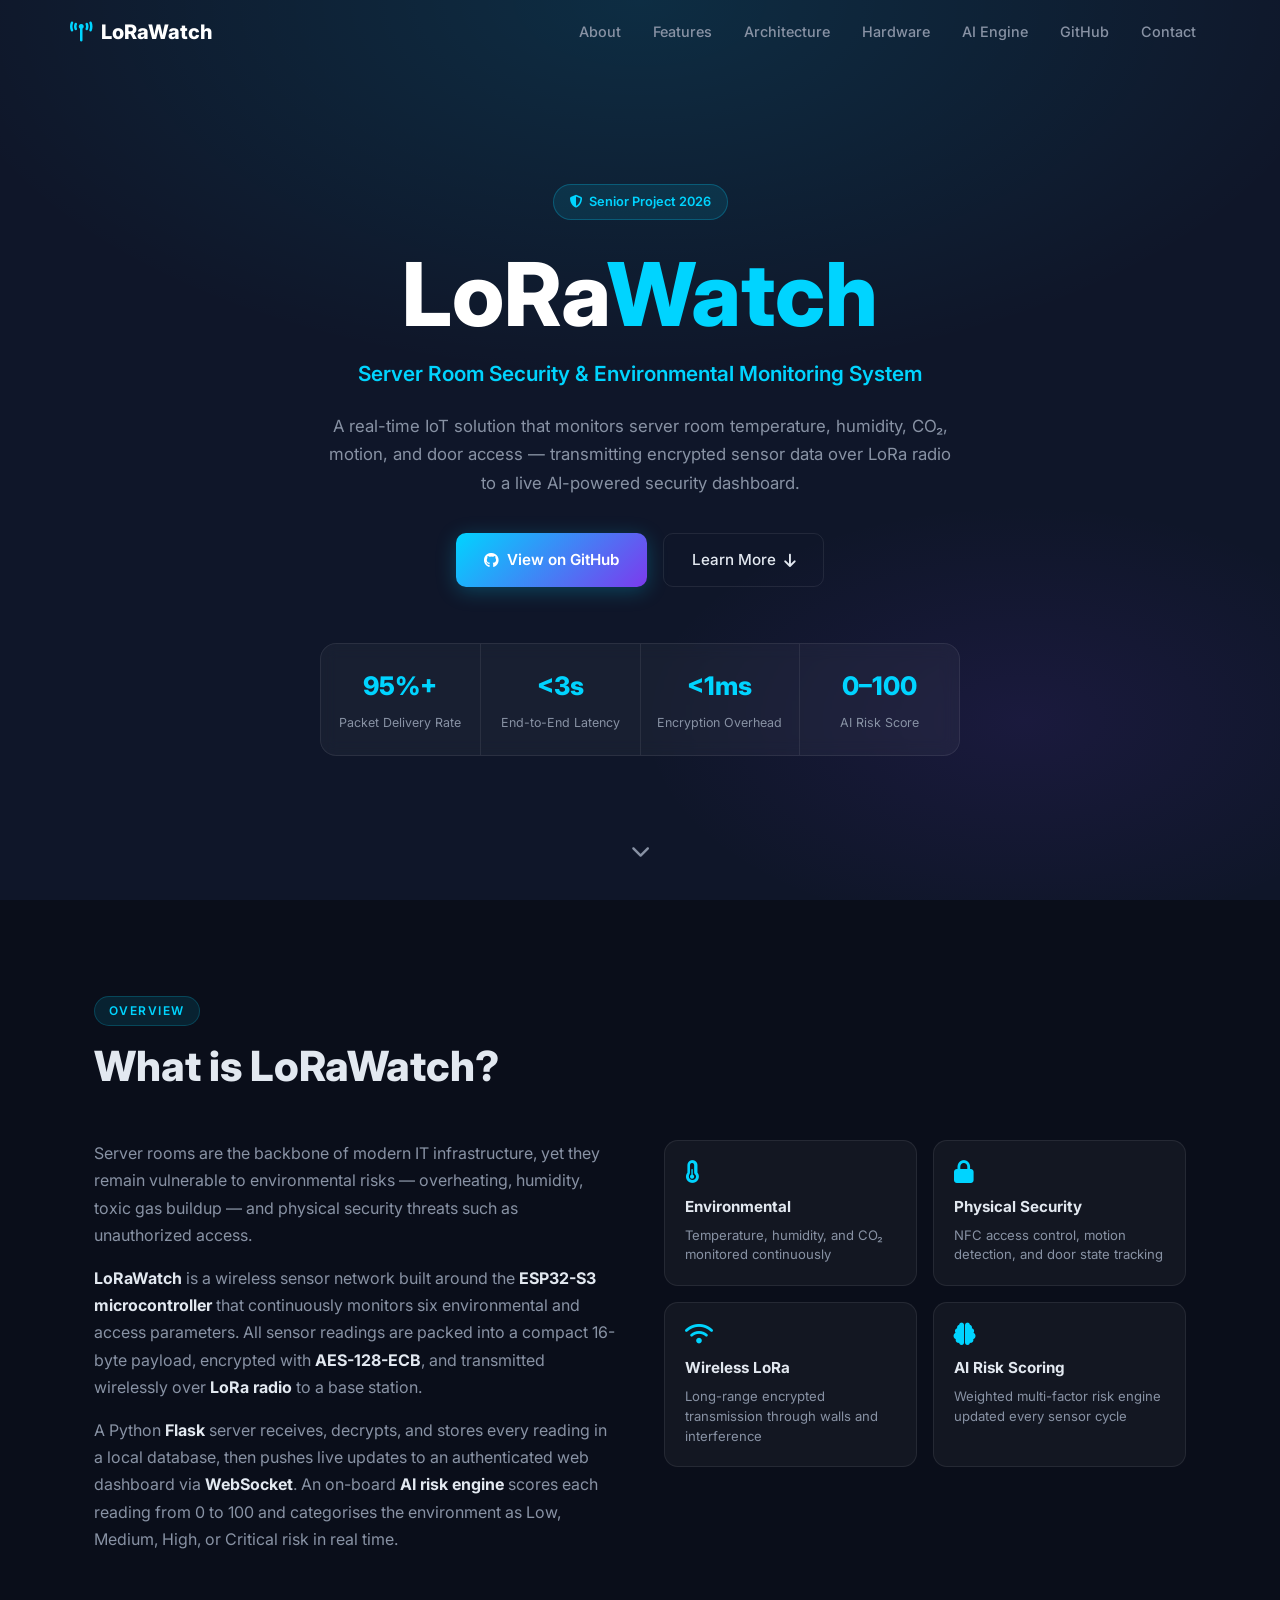
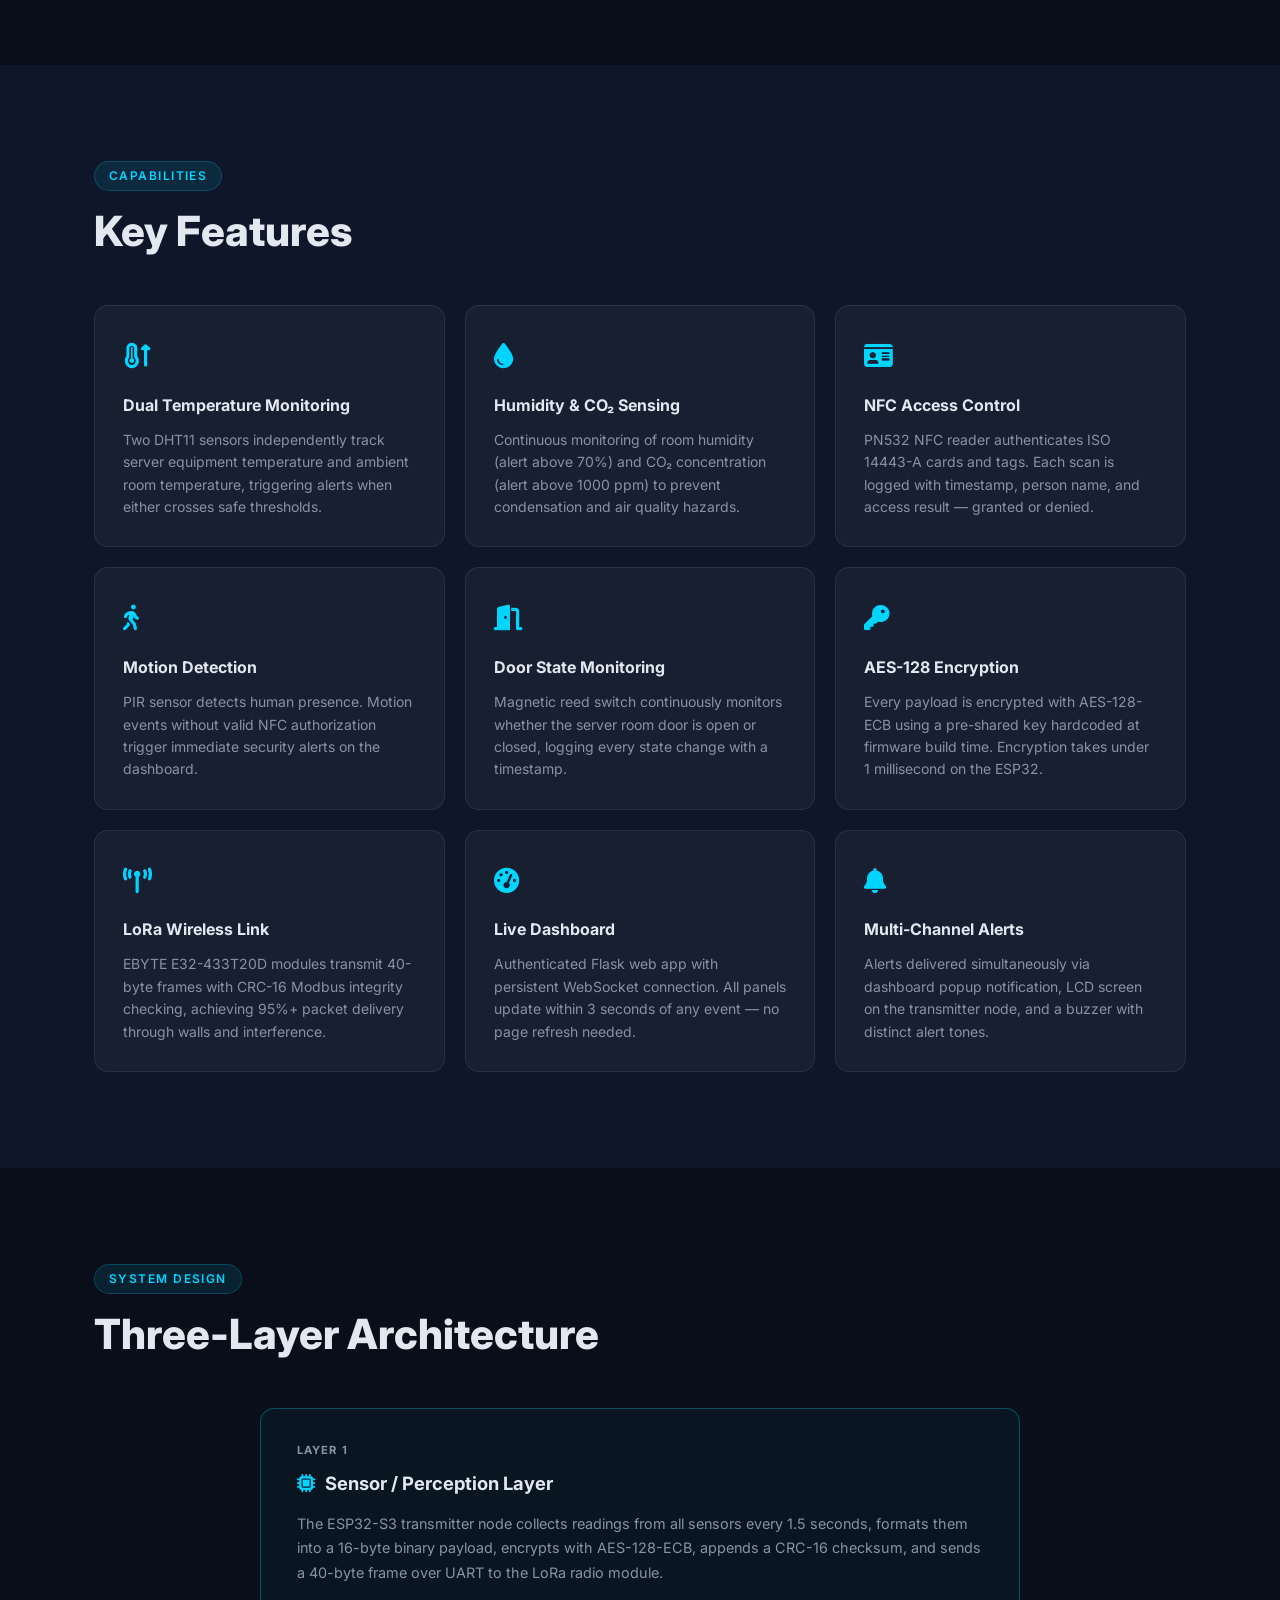
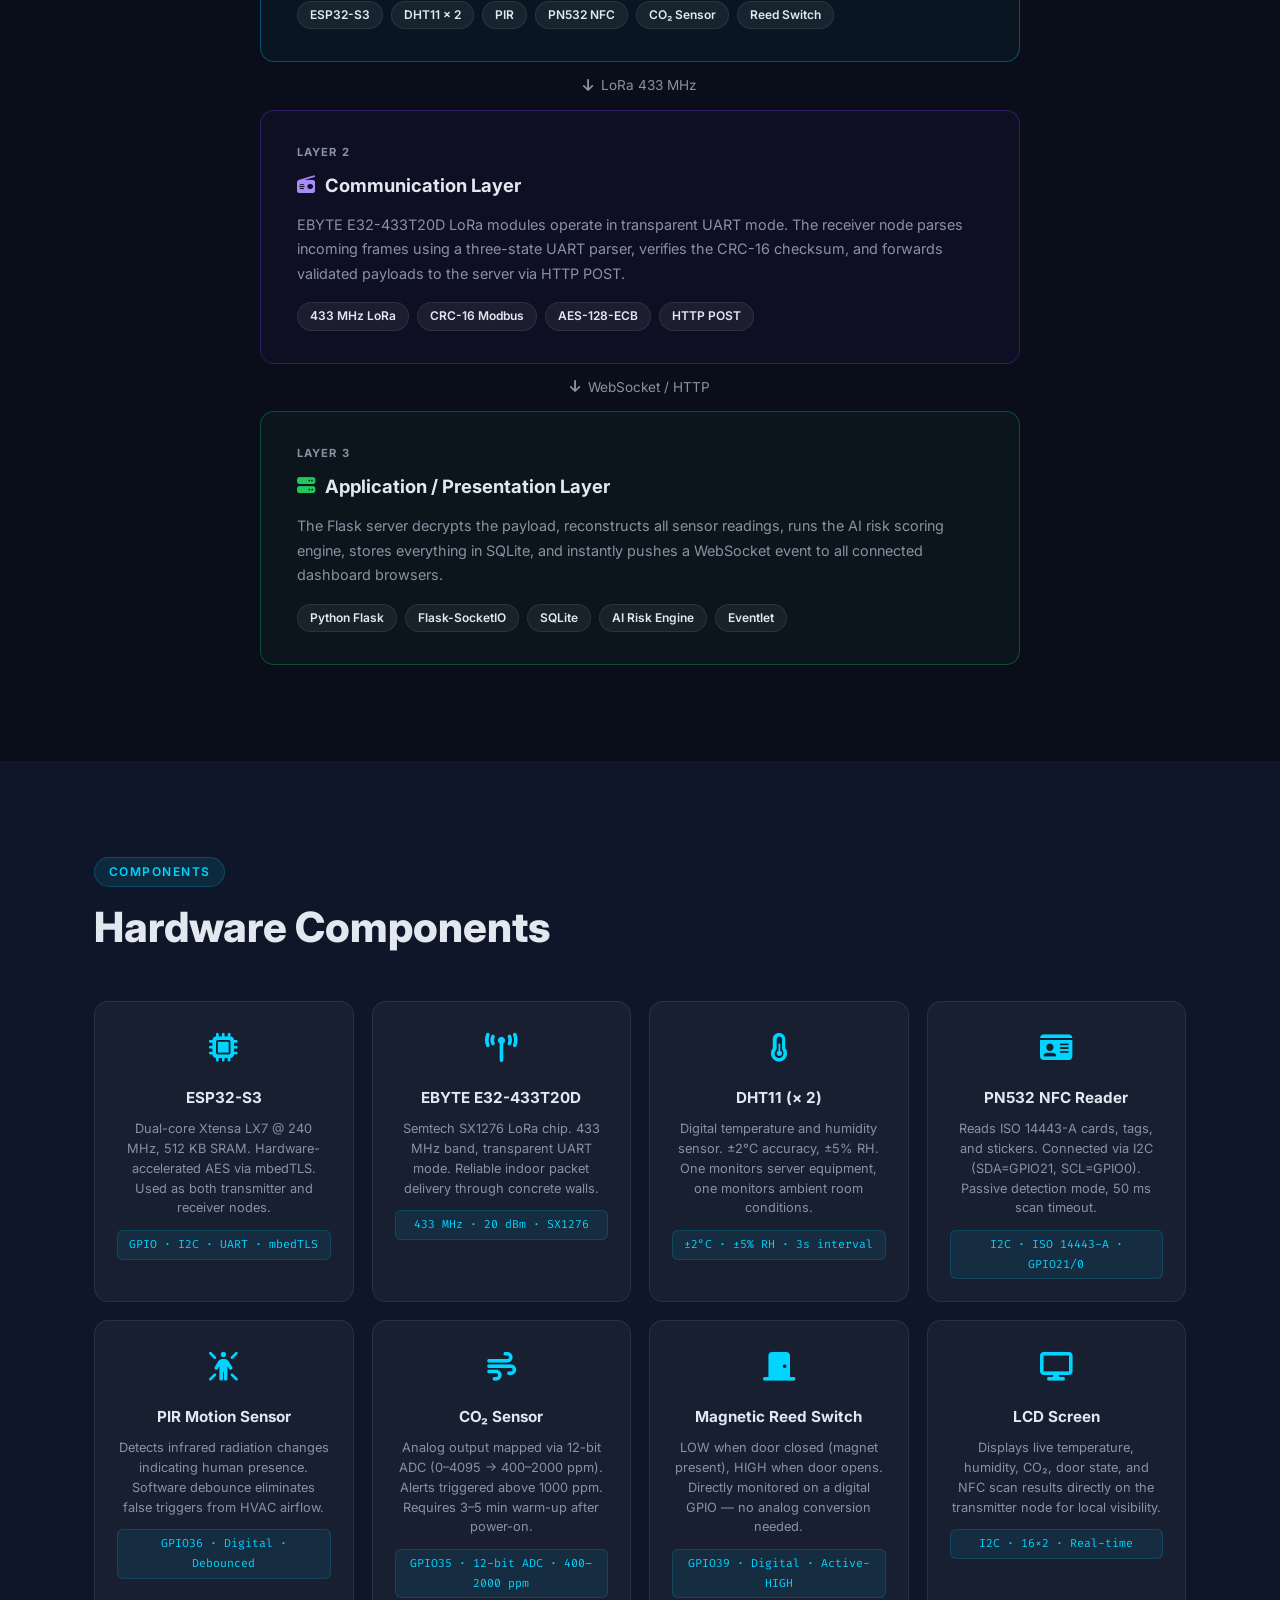
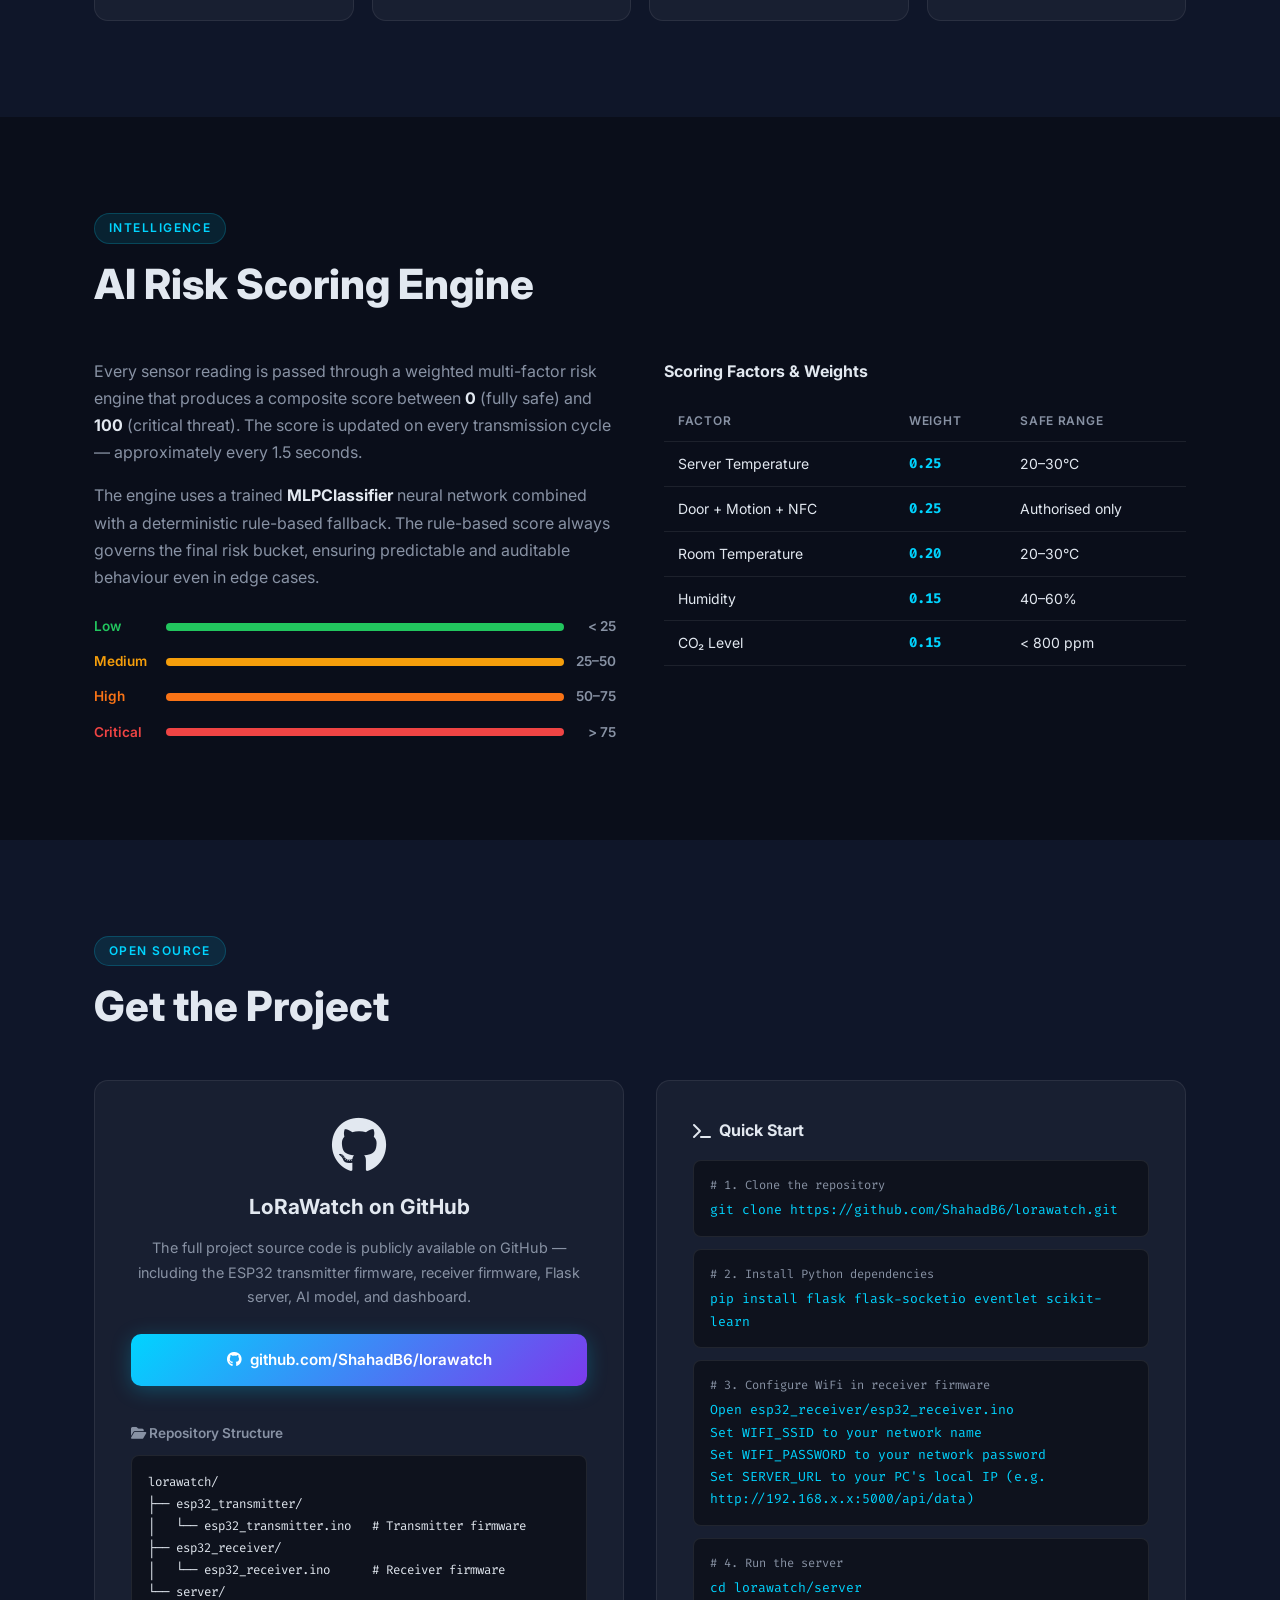
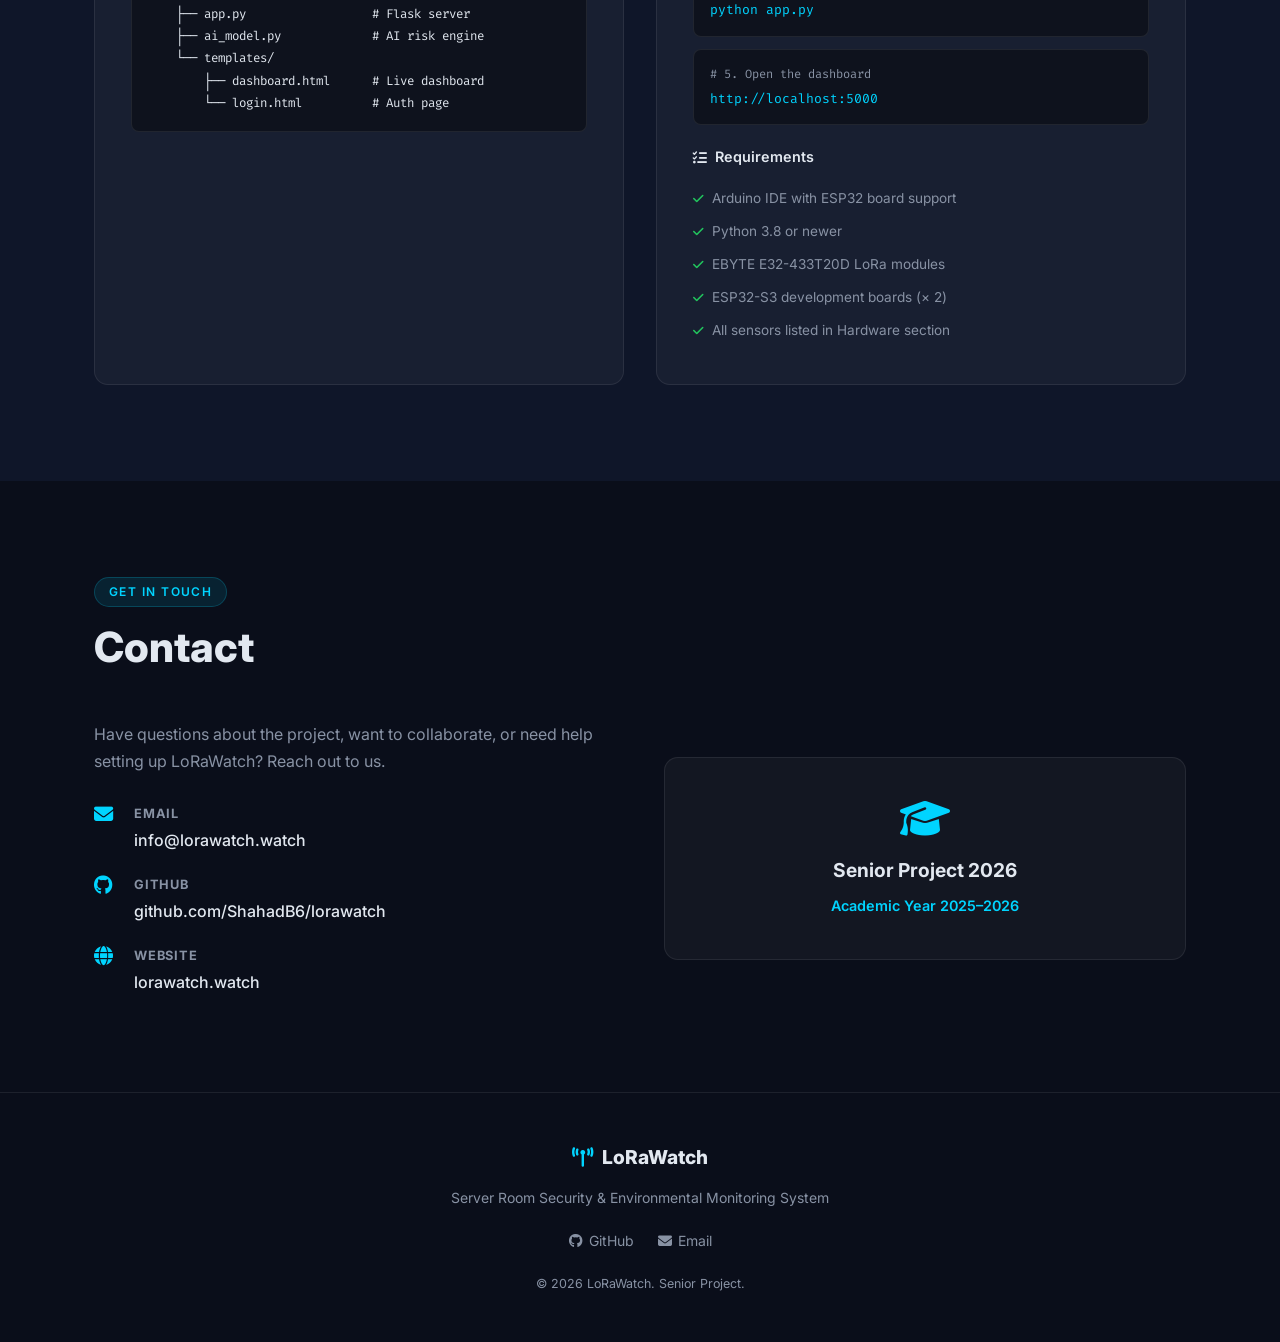
<file: index.html>
﻿<!DOCTYPE html>
<html lang="en">
<head>
  <meta charset="UTF-8" />
  <meta name="viewport" content="width=device-width, initial-scale=1.0" />
  <title>LoRaWatch — Server Room Monitoring System</title>
  <link rel="stylesheet" href="style.css" />
  <link rel="stylesheet" href="https://cdnjs.cloudflare.com/ajax/libs/font-awesome/6.5.0/css/all.min.css" />
  <link href="https://fonts.googleapis.com/css2?family=Inter:wght@300;400;500;600;700;800&family=Fira+Code:wght@400;500&display=swap" rel="stylesheet" />
</head>
<body>

  
  <nav id="navbar">
    <div class="nav-inner">
      <a class="logo" href="#hero">
        <i class="fa-solid fa-tower-broadcast"></i> LoRaWatch
      </a>
      <ul class="nav-links">
        <li><a href="#about">About</a></li>
        <li><a href="#features">Features</a></li>
        <li><a href="#architecture">Architecture</a></li>
        <li><a href="#hardware">Hardware</a></li>
        <li><a href="#ai">AI Engine</a></li>
        <li><a href="#github">GitHub</a></li>
        <li><a href="#contact">Contact</a></li>
      </ul>
      <button class="hamburger" id="hamburger" aria-label="Menu">
        <span></span><span></span><span></span>
      </button>
    </div>
  </nav>

  
  <section id="hero">
    <div class="hero-bg"></div>
    <div class="hero-content">
      <div class="badge"><i class="fa-solid fa-shield-halved"></i> Senior Project 2026</div>
      <h1>LoRa<span class="accent">Watch</span></h1>
      <p class="hero-sub">Server Room Security &amp; Environmental Monitoring System</p>
      <p class="hero-desc">
        A real-time IoT solution that monitors server room temperature, humidity, CO₂,
        motion, and door access — transmitting encrypted sensor data over LoRa radio
        to a live AI-powered security dashboard.
      </p>
      <div class="hero-btns">
        <a href="#github" class="btn-primary"><i class="fa-brands fa-github"></i> View on GitHub</a>
        <a href="#about" class="btn-outline">Learn More <i class="fa-solid fa-arrow-down"></i></a>
      </div>
      <div class="hero-stats">
        <div class="stat"><span>95%+</span><small>Packet Delivery Rate</small></div>
        <div class="stat"><span>&lt;3s</span><small>End-to-End Latency</small></div>
        <div class="stat"><span>&lt;1ms</span><small>Encryption Overhead</small></div>
        <div class="stat"><span>0–100</span><small>AI Risk Score</small></div>
      </div>
    </div>
    <div class="scroll-hint"><i class="fa-solid fa-chevron-down"></i></div>
  </section>

  
  <section id="about">
    <div class="container">
      <div class="section-label">Overview</div>
      <h2>What is LoRaWatch?</h2>
      <div class="about-grid">
        <div class="about-text">
          <p>
            Server rooms are the backbone of modern IT infrastructure, yet they remain
            vulnerable to environmental risks — overheating, humidity, toxic gas buildup —
            and physical security threats such as unauthorized access.
          </p>
          <p>
            <strong>LoRaWatch</strong> is a wireless sensor network built around the
            <strong>ESP32-S3 microcontroller</strong> that continuously monitors six
            environmental and access parameters. All sensor readings are packed into a
            compact 16-byte payload, encrypted with <strong>AES-128-ECB</strong>, and
            transmitted wirelessly over <strong>LoRa radio</strong> to a base station.
          </p>
          <p>
            A Python <strong>Flask</strong> server receives, decrypts, and stores every
            reading in a local database, then pushes live updates to an authenticated
            web dashboard via <strong>WebSocket</strong>. An on-board
            <strong>AI risk engine</strong> scores each reading from 0 to 100 and
            categorises the environment as Low, Medium, High, or Critical risk in
            real time.
          </p>
        </div>
        <div class="about-cards">
          <div class="mini-card">
            <i class="fa-solid fa-thermometer-half"></i>
            <h4>Environmental</h4>
            <p>Temperature, humidity, and CO₂ monitored continuously</p>
          </div>
          <div class="mini-card">
            <i class="fa-solid fa-lock"></i>
            <h4>Physical Security</h4>
            <p>NFC access control, motion detection, and door state tracking</p>
          </div>
          <div class="mini-card">
            <i class="fa-solid fa-wifi"></i>
            <h4>Wireless LoRa</h4>
            <p>Long-range encrypted transmission through walls and interference</p>
          </div>
          <div class="mini-card">
            <i class="fa-solid fa-brain"></i>
            <h4>AI Risk Scoring</h4>
            <p>Weighted multi-factor risk engine updated every sensor cycle</p>
          </div>
        </div>
      </div>
    </div>
  </section>

  
  <section id="features">
    <div class="container">
      <div class="section-label">Capabilities</div>
      <h2>Key Features</h2>
      <div class="features-grid">
        <div class="feature-card">
          <div class="ficon"><i class="fa-solid fa-temperature-arrow-up"></i></div>
          <h3>Dual Temperature Monitoring</h3>
          <p>Two DHT11 sensors independently track server equipment temperature and ambient room temperature, triggering alerts when either crosses safe thresholds.</p>
        </div>
        <div class="feature-card">
          <div class="ficon"><i class="fa-solid fa-droplet"></i></div>
          <h3>Humidity &amp; CO₂ Sensing</h3>
          <p>Continuous monitoring of room humidity (alert above 70%) and CO₂ concentration (alert above 1000 ppm) to prevent condensation and air quality hazards.</p>
        </div>
        <div class="feature-card">
          <div class="ficon"><i class="fa-solid fa-id-card"></i></div>
          <h3>NFC Access Control</h3>
          <p>PN532 NFC reader authenticates ISO 14443-A cards and tags. Each scan is logged with timestamp, person name, and access result — granted or denied.</p>
        </div>
        <div class="feature-card">
          <div class="ficon"><i class="fa-solid fa-person-walking"></i></div>
          <h3>Motion Detection</h3>
          <p>PIR sensor detects human presence. Motion events without valid NFC authorization trigger immediate security alerts on the dashboard.</p>
        </div>
        <div class="feature-card">
          <div class="ficon"><i class="fa-solid fa-door-open"></i></div>
          <h3>Door State Monitoring</h3>
          <p>Magnetic reed switch continuously monitors whether the server room door is open or closed, logging every state change with a timestamp.</p>
        </div>
        <div class="feature-card">
          <div class="ficon"><i class="fa-solid fa-key"></i></div>
          <h3>AES-128 Encryption</h3>
          <p>Every payload is encrypted with AES-128-ECB using a pre-shared key hardcoded at firmware build time. Encryption takes under 1 millisecond on the ESP32.</p>
        </div>
        <div class="feature-card">
          <div class="ficon"><i class="fa-solid fa-tower-broadcast"></i></div>
          <h3>LoRa Wireless Link</h3>
          <p>EBYTE E32-433T20D modules transmit 40-byte frames with CRC-16 Modbus integrity checking, achieving 95%+ packet delivery through walls and interference.</p>
        </div>
        <div class="feature-card">
          <div class="ficon"><i class="fa-solid fa-gauge-high"></i></div>
          <h3>Live Dashboard</h3>
          <p>Authenticated Flask web app with persistent WebSocket connection. All panels update within 3 seconds of any event — no page refresh needed.</p>
        </div>
        <div class="feature-card">
          <div class="ficon"><i class="fa-solid fa-bell"></i></div>
          <h3>Multi-Channel Alerts</h3>
          <p>Alerts delivered simultaneously via dashboard popup notification, LCD screen on the transmitter node, and a buzzer with distinct alert tones.</p>
        </div>
      </div>
    </div>
  </section>

  
  <section id="architecture">
    <div class="container">
      <div class="section-label">System Design</div>
      <h2>Three-Layer Architecture</h2>
      <div class="arch-wrapper">
        <div class="arch-layer layer1">
          <div class="layer-num">Layer 1</div>
          <h3><i class="fa-solid fa-microchip"></i> Sensor / Perception Layer</h3>
          <p>The ESP32-S3 transmitter node collects readings from all sensors every 1.5 seconds, formats them into a 16-byte binary payload, encrypts with AES-128-ECB, appends a CRC-16 checksum, and sends a 40-byte frame over UART to the LoRa radio module.</p>
          <div class="layer-tags">
            <span>ESP32-S3</span><span>DHT11 × 2</span><span>PIR</span>
            <span>PN532 NFC</span><span>CO₂ Sensor</span><span>Reed Switch</span>
          </div>
        </div>
        <div class="arch-arrow"><i class="fa-solid fa-arrow-down"></i> LoRa 433 MHz</div>
        <div class="arch-layer layer2">
          <div class="layer-num">Layer 2</div>
          <h3><i class="fa-solid fa-radio"></i> Communication Layer</h3>
          <p>EBYTE E32-433T20D LoRa modules operate in transparent UART mode. The receiver node parses incoming frames using a three-state UART parser, verifies the CRC-16 checksum, and forwards validated payloads to the server via HTTP POST.</p>
          <div class="layer-tags">
            <span>433 MHz LoRa</span><span>CRC-16 Modbus</span>
            <span>AES-128-ECB</span><span>HTTP POST</span>
          </div>
        </div>
        <div class="arch-arrow"><i class="fa-solid fa-arrow-down"></i> WebSocket / HTTP</div>
        <div class="arch-layer layer3">
          <div class="layer-num">Layer 3</div>
          <h3><i class="fa-solid fa-server"></i> Application / Presentation Layer</h3>
          <p>The Flask server decrypts the payload, reconstructs all sensor readings, runs the AI risk scoring engine, stores everything in SQLite, and instantly pushes a WebSocket event to all connected dashboard browsers.</p>
          <div class="layer-tags">
            <span>Python Flask</span><span>Flask-SocketIO</span><span>SQLite</span>
            <span>AI Risk Engine</span><span>Eventlet</span>
          </div>
        </div>
      </div>
    </div>
  </section>

  
  <section id="hardware">
    <div class="container">
      <div class="section-label">Components</div>
      <h2>Hardware Components</h2>
      <div class="hw-grid">
        <div class="hw-card">
          <div class="hw-icon"><i class="fa-solid fa-microchip"></i></div>
          <h3>ESP32-S3</h3>
          <p>Dual-core Xtensa LX7 @ 240 MHz, 512 KB SRAM. Hardware-accelerated AES via mbedTLS. Used as both transmitter and receiver nodes.</p>
          <div class="hw-spec">GPIO · I2C · UART · mbedTLS</div>
        </div>
        <div class="hw-card">
          <div class="hw-icon"><i class="fa-solid fa-tower-broadcast"></i></div>
          <h3>EBYTE E32-433T20D</h3>
          <p>Semtech SX1276 LoRa chip. 433 MHz band, transparent UART mode. Reliable indoor packet delivery through concrete walls.</p>
          <div class="hw-spec">433 MHz · 20 dBm · SX1276</div>
        </div>
        <div class="hw-card">
          <div class="hw-icon"><i class="fa-solid fa-temperature-half"></i></div>
          <h3>DHT11 (× 2)</h3>
          <p>Digital temperature and humidity sensor. ±2°C accuracy, ±5% RH. One monitors server equipment, one monitors ambient room conditions.</p>
          <div class="hw-spec">±2°C · ±5% RH · 3s interval</div>
        </div>
        <div class="hw-card">
          <div class="hw-icon"><i class="fa-solid fa-id-card"></i></div>
          <h3>PN532 NFC Reader</h3>
          <p>Reads ISO 14443-A cards, tags, and stickers. Connected via I2C (SDA=GPIO21, SCL=GPIO0). Passive detection mode, 50 ms scan timeout.</p>
          <div class="hw-spec">I2C · ISO 14443-A · GPIO21/0</div>
        </div>
        <div class="hw-card">
          <div class="hw-icon"><i class="fa-solid fa-person-rays"></i></div>
          <h3>PIR Motion Sensor</h3>
          <p>Detects infrared radiation changes indicating human presence. Software debounce eliminates false triggers from HVAC airflow.</p>
          <div class="hw-spec">GPIO36 · Digital · Debounced</div>
        </div>
        <div class="hw-card">
          <div class="hw-icon"><i class="fa-solid fa-wind"></i></div>
          <h3>CO₂ Sensor</h3>
          <p>Analog output mapped via 12-bit ADC (0–4095 → 400–2000 ppm). Alerts triggered above 1000 ppm. Requires 3–5 min warm-up after power-on.</p>
          <div class="hw-spec">GPIO35 · 12-bit ADC · 400–2000 ppm</div>
        </div>
        <div class="hw-card">
          <div class="hw-icon"><i class="fa-solid fa-door-closed"></i></div>
          <h3>Magnetic Reed Switch</h3>
          <p>LOW when door closed (magnet present), HIGH when door opens. Directly monitored on a digital GPIO — no analog conversion needed.</p>
          <div class="hw-spec">GPIO39 · Digital · Active-HIGH</div>
        </div>
        <div class="hw-card">
          <div class="hw-icon"><i class="fa-solid fa-display"></i></div>
          <h3>LCD Screen</h3>
          <p>Displays live temperature, humidity, CO₂, door state, and NFC scan results directly on the transmitter node for local visibility.</p>
          <div class="hw-spec">I2C · 16×2 · Real-time</div>
        </div>
      </div>
    </div>
  </section>

  
  <section id="ai">
    <div class="container">
      <div class="section-label">Intelligence</div>
      <h2>AI Risk Scoring Engine</h2>
      <div class="ai-wrapper">
        <div class="ai-text">
          <p>
            Every sensor reading is passed through a weighted multi-factor risk engine
            that produces a composite score between <strong>0</strong> (fully safe) and
            <strong>100</strong> (critical threat). The score is updated on every
            transmission cycle — approximately every 1.5 seconds.
          </p>
          <p>
            The engine uses a trained <strong>MLPClassifier</strong> neural network
            combined with a deterministic rule-based fallback. The rule-based score
            always governs the final risk bucket, ensuring predictable and auditable
            behaviour even in edge cases.
          </p>
          <div class="risk-levels">
            <div class="risk-bar low"><span>Low</span><div class="bar"></div><span>&lt; 25</span></div>
            <div class="risk-bar medium"><span>Medium</span><div class="bar"></div><span>25–50</span></div>
            <div class="risk-bar high"><span>High</span><div class="bar"></div><span>50–75</span></div>
            <div class="risk-bar critical"><span>Critical</span><div class="bar"></div><span>&gt; 75</span></div>
          </div>
        </div>
        <div class="ai-factors">
          <h4>Scoring Factors &amp; Weights</h4>
          <table class="factor-table">
            <thead>
              <tr><th>Factor</th><th>Weight</th><th>Safe Range</th></tr>
            </thead>
            <tbody>
              <tr><td>Server Temperature</td><td>0.25</td><td>20–30°C</td></tr>
              <tr><td>Door + Motion + NFC</td><td>0.25</td><td>Authorised only</td></tr>
              <tr><td>Room Temperature</td><td>0.20</td><td>20–30°C</td></tr>
              <tr><td>Humidity</td><td>0.15</td><td>40–60%</td></tr>
              <tr><td>CO₂ Level</td><td>0.15</td><td>&lt; 800 ppm</td></tr>
            </tbody>
          </table>
        </div>
      </div>
    </div>
  </section>

  
  <section id="github">
    <div class="container">
      <div class="section-label">Open Source</div>
      <h2>Get the Project</h2>
      <div class="github-wrapper">
        <div class="github-card">
          <i class="fa-brands fa-github github-big-icon"></i>
          <h3>LoRaWatch on GitHub</h3>
          <p>The full project source code is publicly available on GitHub — including the ESP32 transmitter firmware, receiver firmware, Flask server, AI model, and dashboard.</p>
          <a href="https://github.com/ShahadB6/lorawatch" target="_blank" class="btn-primary github-btn">
            <i class="fa-brands fa-github"></i> github.com/ShahadB6/lorawatch
          </a>
          <div class="repo-structure">
            <h4><i class="fa-solid fa-folder-open"></i> Repository Structure</h4>
            <pre><code>lorawatch/
├── esp32_transmitter/
│   └── esp32_transmitter.ino   # Transmitter firmware
├── esp32_receiver/
│   └── esp32_receiver.ino      # Receiver firmware
└── server/
    ├── app.py                  # Flask server
    ├── ai_model.py             # AI risk engine
    └── templates/
        ├── dashboard.html      # Live dashboard
        └── login.html          # Auth page</code></pre>
          </div>
        </div>
        <div class="clone-card">
          <h4><i class="fa-solid fa-terminal"></i> Quick Start</h4>
          <div class="code-block">
            <p class="code-comment"># 1. Clone the repository</p>
            <code>git clone https://github.com/ShahadB6/lorawatch.git</code>
          </div>
          <div class="code-block">
            <p class="code-comment"># 2. Install Python dependencies</p>
            <code>pip install flask flask-socketio eventlet scikit-learn</code>
          </div>
          <div class="code-block">
            <p class="code-comment"># 3. Configure WiFi in receiver firmware</p>
            <code>
              Open esp32_receiver/esp32_receiver.ino<br/>
              Set WIFI_SSID to your network name<br/>
              Set WIFI_PASSWORD to your network password<br/>
              Set SERVER_URL to your PC's local IP (e.g. http://192.168.x.x:5000/api/data)
            </code>
          </div>
          <div class="code-block">
            <p class="code-comment"># 4. Run the server</p>
            <code>cd lorawatch/server<br/>python app.py</code>
          </div>
          <div class="code-block">
            <p class="code-comment"># 5. Open the dashboard</p>
            <code>http://localhost:5000</code>
          </div>
          <div class="requirements">
            <h4><i class="fa-solid fa-list-check"></i> Requirements</h4>
            <ul>
              <li><i class="fa-solid fa-check"></i> Arduino IDE with ESP32 board support</li>
              <li><i class="fa-solid fa-check"></i> Python 3.8 or newer</li>
              <li><i class="fa-solid fa-check"></i> EBYTE E32-433T20D LoRa modules</li>
              <li><i class="fa-solid fa-check"></i> ESP32-S3 development boards (× 2)</li>
              <li><i class="fa-solid fa-check"></i> All sensors listed in Hardware section</li>
            </ul>
          </div>
        </div>
      </div>
    </div>
  </section>

  
  <section id="contact">
    <div class="container">
      <div class="section-label">Get in Touch</div>
      <h2>Contact</h2>
      <div class="contact-wrapper">
        <div class="contact-info">
          <p>Have questions about the project, want to collaborate, or need help setting up LoRaWatch? Reach out to us.</p>
          <div class="contact-items">
            <div class="contact-item">
              <i class="fa-solid fa-envelope"></i>
              <div>
                <strong>Email</strong>
                <a href="mailto:info@lorawatch.watch">info@lorawatch.watch</a>
              </div>
            </div>
            <div class="contact-item">
              <i class="fa-brands fa-github"></i>
              <div>
                <strong>GitHub</strong>
                <a href="https://github.com/ShahadB6/lorawatch" target="_blank">github.com/ShahadB6/lorawatch</a>
              </div>
            </div>
            <div class="contact-item">
              <i class="fa-solid fa-globe"></i>
              <div>
                <strong>Website</strong>
                <a href="https://lorawatch.watch">lorawatch.watch</a>
              </div>
            </div>
          </div>
        </div>
        <div class="contact-badge">
          <i class="fa-solid fa-graduation-cap"></i>
          <h3>Senior Project 2026</h3>
          <p class="contact-year">Academic Year 2025–2026</p>
        </div>
      </div>
    </div>
  </section>

  
  <footer>
    <div class="container footer-inner">
      <div class="footer-logo">
        <i class="fa-solid fa-tower-broadcast"></i> LoRaWatch
      </div>
      <p>Server Room Security &amp; Environmental Monitoring System</p>
      <div class="footer-links">
        <a href="https://github.com/ShahadB6/lorawatch" target="_blank"><i class="fa-brands fa-github"></i> GitHub</a>
        <a href="mailto:info@lorawatch.watch"><i class="fa-solid fa-envelope"></i> Email</a>
      </div>
      <p class="footer-copy">&copy; 2026 LoRaWatch. Senior Project.</p>
    </div>
  </footer>

  <script>

    window.addEventListener('scroll', () => {
      document.getElementById('navbar').classList.toggle('scrolled', window.scrollY > 50);
    });

    document.getElementById('hamburger').addEventListener('click', () => {
      document.querySelector('.nav-links').classList.toggle('open');
    });

    document.querySelectorAll('.nav-links a').forEach(link => {
      link.addEventListener('click', () => {
        document.querySelector('.nav-links').classList.remove('open');
      });
    });

    const observer = new IntersectionObserver((entries) => {
      entries.forEach(e => { if (e.isIntersecting) e.target.classList.add('visible'); });
    }, { threshold: 0.1 });

    document.querySelectorAll('section, .feature-card, .hw-card, .mini-card, .arch-layer').forEach(el => {
      el.classList.add('fade-in');
      observer.observe(el);
    });
  </script>
</body>
</html>
</file>
<file: style.css>
﻿
*, *::before, *::after { box-sizing: border-box; margin: 0; padding: 0; }

:root {
  --bg:        #0a0e1a;
  --bg2:       #0f1629;
  --bg3:       #141d35;
  --accent:    #00d4ff;
  --accent2:   #7c3aed;
  --green:     #22c55e;
  --yellow:    #f59e0b;
  --red:       #ef4444;
  --text:      #e2e8f0;
  --muted:     #8892a4;
  --border:    rgba(255,255,255,0.08);
  --card-bg:   rgba(255,255,255,0.04);
  --radius:    14px;
  --shadow:    0 4px 32px rgba(0,0,0,0.4);
}

html { scroll-behavior: smooth; }

body {
  font-family: 'Inter', sans-serif;
  background: var(--bg);
  color: var(--text);
  line-height: 1.7;
  overflow-x: hidden;
}

a { color: var(--accent); text-decoration: none; transition: opacity .2s; }
a:hover { opacity: .8; }

img { max-width: 100%; }

.container { max-width: 1140px; margin: 0 auto; padding: 0 24px; }

.fade-in { opacity: 0; transform: translateY(28px); transition: opacity .6s ease, transform .6s ease; }
.fade-in.visible { opacity: 1; transform: none; }

section { padding: 96px 0; }
section:nth-child(even) { background: var(--bg2); }

.section-label {
  display: inline-block;
  font-size: .75rem;
  font-weight: 600;
  letter-spacing: .12em;
  text-transform: uppercase;
  color: var(--accent);
  background: rgba(0,212,255,.1);
  border: 1px solid rgba(0,212,255,.2);
  padding: 4px 14px;
  border-radius: 99px;
  margin-bottom: 16px;
}

h2 {
  font-size: clamp(1.8rem, 4vw, 2.6rem);
  font-weight: 800;
  margin-bottom: 48px;
  line-height: 1.2;
}

.btn-primary {
  display: inline-flex;
  align-items: center;
  gap: 8px;
  background: linear-gradient(135deg, var(--accent), var(--accent2));
  color: #fff;
  padding: 13px 28px;
  border-radius: 10px;
  font-weight: 600;
  font-size: .95rem;
  transition: transform .2s, box-shadow .2s;
  box-shadow: 0 4px 20px rgba(0,212,255,.25);
}
.btn-primary:hover { transform: translateY(-2px); box-shadow: 0 8px 28px rgba(0,212,255,.35); opacity: 1; }

.btn-outline {
  display: inline-flex;
  align-items: center;
  gap: 8px;
  color: var(--text);
  border: 1px solid var(--border);
  padding: 13px 28px;
  border-radius: 10px;
  font-weight: 500;
  font-size: .95rem;
  transition: border-color .2s, background .2s;
}
.btn-outline:hover { border-color: var(--accent); background: rgba(0,212,255,.06); opacity: 1; }

#navbar {
  position: fixed; top: 0; left: 0; right: 0; z-index: 100;
  transition: background .3s, box-shadow .3s;
  padding: 0 24px;
}
#navbar.scrolled {
  background: rgba(10,14,26,.92);
  backdrop-filter: blur(12px);
  box-shadow: 0 2px 24px rgba(0,0,0,.4);
}
.nav-inner {
  max-width: 1140px; margin: 0 auto;
  display: flex; align-items: center; justify-content: space-between;
  height: 64px;
}
.logo {
  font-size: 1.25rem; font-weight: 800;
  color: #fff; display: flex; align-items: center; gap: 8px;
}
.logo i { color: var(--accent); }
.nav-links { list-style: none; display: flex; gap: 4px; }
.nav-links a {
  color: var(--muted);
  padding: 6px 14px; border-radius: 8px;
  font-size: .9rem; font-weight: 500;
  transition: color .2s, background .2s;
}
.nav-links a:hover { color: #fff; background: rgba(255,255,255,.06); }

.hamburger {
  display: none; flex-direction: column; gap: 5px;
  background: none; border: none; cursor: pointer; padding: 4px;
}
.hamburger span { display: block; width: 22px; height: 2px; background: var(--text); border-radius: 2px; transition: .3s; }

#hero {
  min-height: 100vh;
  display: flex; align-items: center; justify-content: center;
  text-align: center;
  position: relative;
  padding: 120px 24px 80px;
}
.hero-bg {
  position: absolute; inset: 0;
  background:
    radial-gradient(ellipse 80% 60% at 50% 0%, rgba(0,212,255,.12) 0%, transparent 70%),
    radial-gradient(ellipse 50% 40% at 80% 80%, rgba(124,58,237,.1) 0%, transparent 60%);
  pointer-events: none;
}
.hero-content { position: relative; max-width: 800px; }

.badge {
  display: inline-flex; align-items: center; gap: 6px;
  font-size: .8rem; font-weight: 600;
  color: var(--accent);
  background: rgba(0,212,255,.1);
  border: 1px solid rgba(0,212,255,.25);
  padding: 6px 16px; border-radius: 99px;
  margin-bottom: 28px;
}
h1 {
  font-size: clamp(3rem, 8vw, 5.5rem);
  font-weight: 800; line-height: 1.05;
  color: #fff;
  margin-bottom: 16px;
}
.accent { color: var(--accent); }

.hero-sub {
  font-size: clamp(1rem, 2.5vw, 1.3rem);
  color: var(--accent);
  font-weight: 600;
  margin-bottom: 20px;
}
.hero-desc {
  font-size: 1.05rem; color: var(--muted);
  max-width: 640px; margin: 0 auto 36px;
}
.hero-btns { display: flex; gap: 16px; justify-content: center; flex-wrap: wrap; margin-bottom: 56px; }

.hero-stats {
  display: flex; gap: 0; justify-content: center;
  border: 1px solid var(--border);
  border-radius: 16px;
  overflow: hidden;
  background: var(--card-bg);
  backdrop-filter: blur(8px);
  flex-wrap: wrap;
}
.stat {
  flex: 1; min-width: 120px;
  padding: 20px 16px;
  text-align: center;
  border-right: 1px solid var(--border);
}
.stat:last-child { border-right: none; }
.stat span { display: block; font-size: 1.6rem; font-weight: 800; color: var(--accent); }
.stat small { font-size: .78rem; color: var(--muted); }

.scroll-hint {
  position: absolute; bottom: 32px; left: 50%; transform: translateX(-50%);
  color: var(--muted); font-size: 1.2rem;
  animation: bounce 1.6s infinite;
}
@keyframes bounce { 0%,100%{transform:translateX(-50%) translateY(0)} 50%{transform:translateX(-50%) translateY(8px)} }

.about-grid { display: grid; grid-template-columns: 1fr 1fr; gap: 48px; align-items: start; }
.about-text p { color: var(--muted); margin-bottom: 16px; }
.about-text strong { color: var(--text); }

.about-cards { display: grid; grid-template-columns: 1fr 1fr; gap: 16px; }
.mini-card {
  background: var(--card-bg);
  border: 1px solid var(--border);
  border-radius: var(--radius);
  padding: 20px;
  transition: border-color .2s;
}
.mini-card:hover { border-color: rgba(0,212,255,.3); }
.mini-card i { font-size: 1.4rem; color: var(--accent); margin-bottom: 10px; display: block; }
.mini-card h4 { font-size: .95rem; font-weight: 700; margin-bottom: 6px; }
.mini-card p { font-size: .82rem; color: var(--muted); line-height: 1.5; }

.features-grid { display: grid; grid-template-columns: repeat(3, 1fr); gap: 20px; }
.feature-card {
  background: var(--card-bg);
  border: 1px solid var(--border);
  border-radius: var(--radius);
  padding: 28px;
  transition: border-color .3s, transform .3s;
}
.feature-card:hover { border-color: rgba(0,212,255,.3); transform: translateY(-4px); }
.ficon { font-size: 1.6rem; color: var(--accent); margin-bottom: 14px; }
.feature-card h3 { font-size: 1rem; font-weight: 700; margin-bottom: 10px; }
.feature-card p { font-size: .875rem; color: var(--muted); line-height: 1.6; }

.arch-wrapper { display: flex; flex-direction: column; align-items: center; gap: 0; }
.arch-layer {
  width: 100%; max-width: 760px;
  border: 1px solid var(--border);
  border-radius: var(--radius);
  padding: 32px 36px;
  position: relative;
  background: var(--card-bg);
}
.layer1 { border-color: rgba(0,212,255,.3); background: rgba(0,212,255,.04); }
.layer2 { border-color: rgba(124,58,237,.3); background: rgba(124,58,237,.04); }
.layer3 { border-color: rgba(34,197,94,.3); background: rgba(34,197,94,.04); }

.layer-num {
  font-size: .7rem; font-weight: 700; text-transform: uppercase; letter-spacing: .1em;
  color: var(--muted); margin-bottom: 8px;
}
.arch-layer h3 { font-size: 1.15rem; font-weight: 700; margin-bottom: 12px; display: flex; align-items: center; gap: 10px; }
.layer1 h3 i { color: var(--accent); }
.layer2 h3 i { color: #a78bfa; }
.layer3 h3 i { color: var(--green); }
.arch-layer p { color: var(--muted); font-size: .9rem; margin-bottom: 16px; }
.layer-tags { display: flex; flex-wrap: wrap; gap: 8px; }
.layer-tags span {
  font-size: .75rem; font-weight: 600;
  background: rgba(255,255,255,.06); border: 1px solid var(--border);
  padding: 3px 12px; border-radius: 99px; color: var(--text);
}
.arch-arrow {
  padding: 12px 0;
  color: var(--muted); font-size: .85rem;
  display: flex; align-items: center; gap: 8px;
}
.arch-arrow i { animation: bounce 1.6s infinite; }

.hw-grid { display: grid; grid-template-columns: repeat(4, 1fr); gap: 18px; }
.hw-card {
  background: var(--card-bg);
  border: 1px solid var(--border);
  border-radius: var(--radius);
  padding: 22px;
  transition: border-color .2s, transform .2s;
  text-align: center;
}
.hw-card:hover { border-color: rgba(0,212,255,.3); transform: translateY(-3px); }
.hw-icon { font-size: 1.8rem; color: var(--accent); margin-bottom: 12px; }
.hw-card h3 { font-size: .95rem; font-weight: 700; margin-bottom: 8px; }
.hw-card p { font-size: .8rem; color: var(--muted); line-height: 1.55; margin-bottom: 12px; }
.hw-spec {
  font-family: 'Fira Code', monospace;
  font-size: .72rem; color: var(--accent);
  background: rgba(0,212,255,.08);
  border: 1px solid rgba(0,212,255,.15);
  border-radius: 6px; padding: 4px 8px;
}

.ai-wrapper { display: grid; grid-template-columns: 1fr 1fr; gap: 48px; align-items: start; }
.ai-text p { color: var(--muted); margin-bottom: 16px; }
.ai-text strong { color: var(--text); }

.risk-levels { margin-top: 24px; display: flex; flex-direction: column; gap: 12px; }
.risk-bar { display: flex; align-items: center; gap: 12px; }
.risk-bar span { font-size: .85rem; font-weight: 600; min-width: 60px; }
.risk-bar span:last-child { min-width: 40px; text-align: right; color: var(--muted); }
.risk-bar .bar { flex: 1; height: 8px; border-radius: 99px; }
.low .bar   { background: var(--green); width: 25%; }
.medium .bar{ background: var(--yellow); width: 50%; }
.high .bar  { background: #f97316; width: 75%; }
.critical .bar { background: var(--red); width: 100%; }
.low span:first-child   { color: var(--green); }
.medium span:first-child{ color: var(--yellow); }
.high span:first-child  { color: #f97316; }
.critical span:first-child { color: var(--red); }

.factor-table { width: 100%; border-collapse: collapse; }
.factor-table th, .factor-table td {
  padding: 10px 14px;
  text-align: left;
  border-bottom: 1px solid var(--border);
  font-size: .875rem;
}
.factor-table th { color: var(--muted); font-weight: 600; font-size: .75rem; text-transform: uppercase; letter-spacing: .06em; }
.factor-table td:nth-child(2) { color: var(--accent); font-weight: 700; font-family: 'Fira Code', monospace; }
.ai-factors h4 { margin-bottom: 16px; font-size: 1rem; font-weight: 700; }

#github { background: var(--bg2); }
.github-wrapper { display: grid; grid-template-columns: 1fr 1fr; gap: 32px; }
.github-card, .clone-card {
  background: var(--card-bg);
  border: 1px solid var(--border);
  border-radius: var(--radius);
  padding: 36px;
}
.github-card { text-align: center; }
.github-big-icon { font-size: 3.5rem; color: var(--text); margin-bottom: 16px; display: block; }
.github-card h3 { font-size: 1.3rem; font-weight: 700; margin-bottom: 12px; }
.github-card p { color: var(--muted); margin-bottom: 24px; font-size: .9rem; }
.github-btn { width: 100%; justify-content: center; margin-bottom: 28px; }

.repo-structure { text-align: left; margin-top: 8px; }
.repo-structure h4 { font-size: .85rem; font-weight: 600; margin-bottom: 10px; color: var(--muted); }
pre {
  background: rgba(0,0,0,.4);
  border: 1px solid var(--border);
  border-radius: 8px;
  padding: 16px;
  overflow-x: auto;
}
code {
  font-family: 'Fira Code', monospace;
  font-size: .78rem;
  color: var(--text);
  line-height: 1.7;
}

.clone-card h4 { font-size: 1rem; font-weight: 700; margin-bottom: 16px; display: flex; align-items: center; gap: 8px; }
.code-block {
  background: rgba(0,0,0,.4);
  border: 1px solid var(--border);
  border-radius: 8px;
  padding: 14px 16px;
  margin-bottom: 12px;
}
.code-comment { font-size: .75rem; color: var(--muted); margin-bottom: 4px; font-family: 'Fira Code', monospace; }
.code-block code {
  display: block;
  font-size: .82rem;
  color: var(--accent);
}
.requirements { margin-top: 20px; }
.requirements h4 { font-size: .9rem; font-weight: 600; margin-bottom: 12px; display: flex; align-items: center; gap: 8px; }
.requirements ul { list-style: none; }
.requirements li { font-size: .85rem; color: var(--muted); padding: 5px 0; display: flex; align-items: center; gap: 8px; }
.requirements li i { color: var(--green); font-size: .75rem; }

.contact-wrapper { display: grid; grid-template-columns: 1fr 1fr; gap: 48px; align-items: center; }
.contact-info p { color: var(--muted); margin-bottom: 28px; }
.contact-items { display: flex; flex-direction: column; gap: 20px; }
.contact-item { display: flex; align-items: flex-start; gap: 16px; }
.contact-item i { font-size: 1.2rem; color: var(--accent); margin-top: 2px; width: 24px; }
.contact-item strong { display: block; font-size: .8rem; text-transform: uppercase; letter-spacing: .06em; color: var(--muted); margin-bottom: 2px; }
.contact-item a { color: var(--text); font-weight: 500; }

.contact-badge {
  background: var(--card-bg);
  border: 1px solid var(--border);
  border-radius: var(--radius);
  padding: 40px;
  text-align: center;
}
.contact-badge i { font-size: 2.5rem; color: var(--accent); margin-bottom: 16px; display: block; }
.contact-badge h3 { font-size: 1.2rem; font-weight: 700; margin-bottom: 8px; }
.contact-badge p { color: var(--muted); font-size: .9rem; }
.contact-year { margin-top: 8px; color: var(--accent) !important; font-weight: 600; }

footer {
  background: var(--bg);
  border-top: 1px solid var(--border);
  padding: 48px 24px;
  text-align: center;
}
.footer-inner { display: flex; flex-direction: column; align-items: center; gap: 12px; }
.footer-logo { font-size: 1.2rem; font-weight: 800; display: flex; align-items: center; gap: 8px; }
.footer-logo i { color: var(--accent); }
footer p { color: var(--muted); font-size: .875rem; }
.footer-links { display: flex; gap: 24px; margin: 8px 0; }
.footer-links a { color: var(--muted); font-size: .875rem; display: flex; align-items: center; gap: 6px; }
.footer-links a:hover { color: var(--accent); }
.footer-copy { font-size: .78rem !important; }

@media (max-width: 900px) {
  .about-grid, .ai-wrapper, .contact-wrapper { grid-template-columns: 1fr; }
  .features-grid { grid-template-columns: repeat(2, 1fr); }
  .hw-grid { grid-template-columns: repeat(2, 1fr); }
  .github-wrapper { grid-template-columns: 1fr; }
}

@media (max-width: 700px) {
  .nav-links {
    display: none; flex-direction: column;
    position: absolute; top: 64px; left: 0; right: 0;
    background: rgba(10,14,26,.97);
    backdrop-filter: blur(12px);
    padding: 16px;
    border-bottom: 1px solid var(--border);
  }
  .nav-links.open { display: flex; }
  .hamburger { display: flex; }
  .features-grid { grid-template-columns: 1fr; }
  .hw-grid { grid-template-columns: repeat(2, 1fr); }
  .about-cards { grid-template-columns: 1fr; }
  .hero-stats { border-radius: 12px; }
  .stat { min-width: 50%; border-right: none; border-bottom: 1px solid var(--border); }
  .stat:nth-child(odd) { border-right: 1px solid var(--border); }
  .stat:nth-last-child(-n+2) { border-bottom: none; }
}

@media (max-width: 480px) {
  .hw-grid { grid-template-columns: 1fr; }
  section { padding: 64px 0; }
}
</file>
